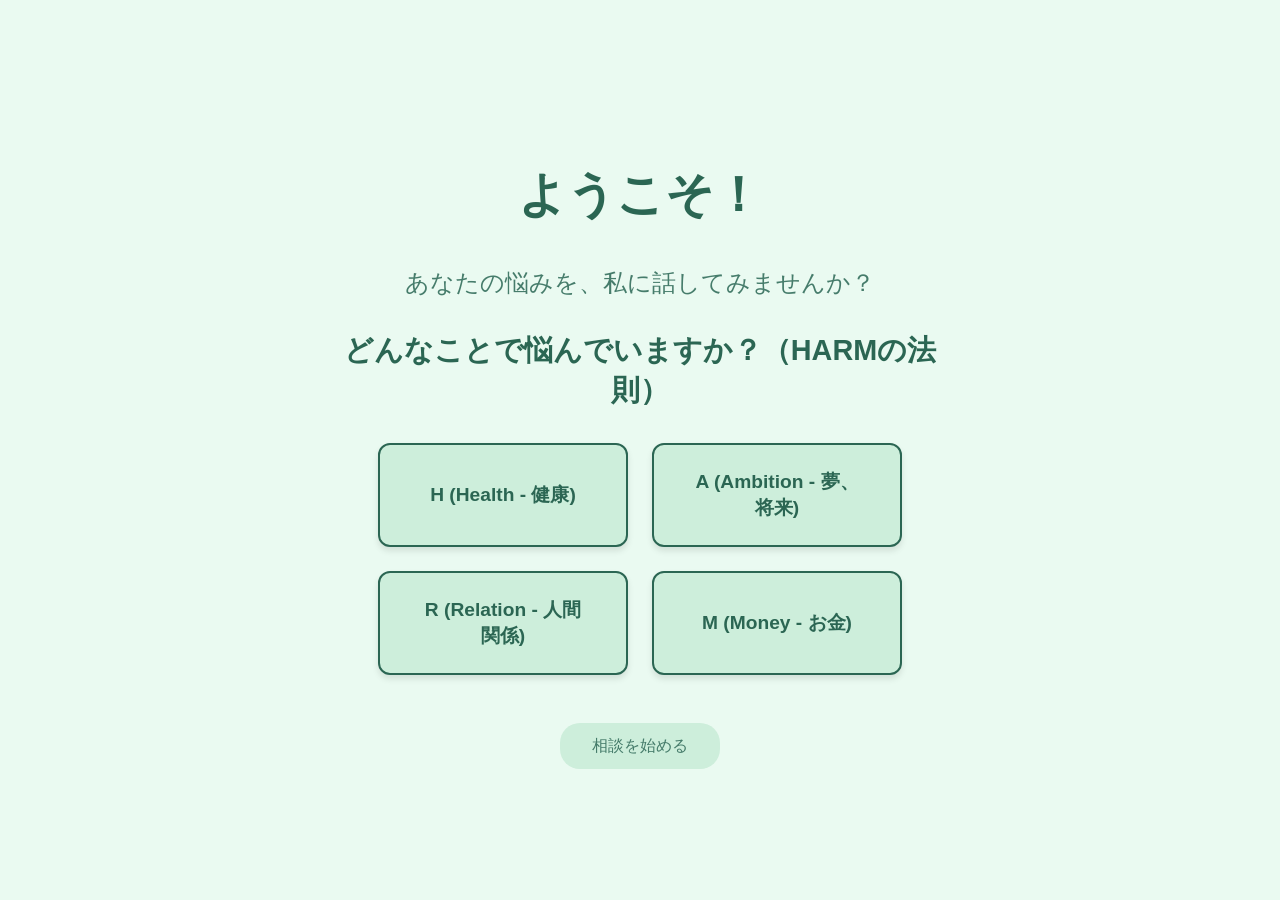
<file: index.html>
<!DOCTYPE html>
<html lang="ja">
<head>
    <meta charset="UTF-8">
    <meta name="viewport" content="width=device-width, initial-scale=1.0">
    <title>新しい全肯定チャット</title>
    <link rel="stylesheet" href="style.css">
    <style>
        /* 追加のスタイル */
        .container {
            display: flex;
            flex-direction: column;
            align-items: center;
            justify-content: center;
            height: 100vh;
            padding: 2rem;
            text-align: center;
        }

        .container h1 {
            font-size: 3rem;
            color: #2b6653;
            margin-bottom: 1rem;
        }

        .container p {
            font-size: 1.5rem;
            color: #467c6b;
            margin-bottom: 2rem;
        }

        .container .input-group {
            width: 100%;
            max-width: 600px;
        }

        /* 選択肢の色が変わるアニメーションを追加 */
        body {
            transition: background-color 0.5s ease;
        }

        .category-label {
            font-size: 1.8rem;
            font-weight: bold;
            color: #2b6653;
            margin-bottom: 2rem;
        }

        .category-buttons {
            display: flex;
            flex-wrap: wrap;
            justify-content: center;
            gap: 1.5rem;
        }

        .category-buttons button {
            background-color: #cdeedb;
            color: #2b6653;
            border: 2px solid #2b6653;
            padding: 1.5rem 2.5rem;
            border-radius: 12px;
            font-size: 1.2rem;
            font-weight: bold;
            cursor: pointer;
            transition: background-color 0.3s ease, transform 0.2s ease;
            box-shadow: 0 4px 6px rgba(0, 0, 0, 0.1);
            flex-grow: 1;
            max-width: 250px;
        }

        .category-buttons button:hover {
            background-color: #2b6653;
            color: white;
            transform: translateY(-3px);
            box-shadow: 0 6px 8px rgba(0, 0, 0, 0.15);
        }
        
        /* 選択されたボタンのスタイル */
        .category-buttons button.selected {
            background-color: #2b6653;
            color: white;
        }

        #start-chat-button {
            background-color: #cdeedb; /* デフォルトの色を薄い緑に */
            color: #467c6b; /* デフォルトの色を濃い緑に */
            border: none;
            padding: 0.8rem 2rem;
            border-radius: 20px;
            font-size: 1rem;
            cursor: not-allowed; /* 初期状態ではクリック不可に見せる */
            transition: background-color 0.3s ease, color 0.3s ease, transform 0.3s ease;
            margin-top: 3rem;
        }

        #start-chat-button.active {
            background-color: #2b6653; /* 選択後の色を濃い緑に */
            color: white;
            cursor: pointer;
        }

        #start-chat-button.active:hover {
            background-color: #1e4d3f;
            transform: scale(1.05);
        }
    </style>
</head>
<body>
    <div class="container">
        <h1>ようこそ！</h1>
        <p>あなたの悩みを、私に話してみませんか？</p>

        <div class="input-group">
            <div id="category-label" class="category-label">どんなことで悩んでいますか？（HARMの法則）</div>
            <div class="category-buttons">
                <button class="category-button" data-value="health">H (Health - 健康)</button>
                <button class="category-button" data-value="ambition">A (Ambition - 夢、将来)</button>
                <button class="category-button" data-value="relation">R (Relation - 人間関係)</button>
                <button class="category-button" data-value="money">M (Money - お金)</button>
            </div>
        </div>
        <button id="start-chat-button">相談を始める</button>
    </div>

    <script>
        const body = document.body;
        const startButton = document.getElementById('start-chat-button');
        const categoryButtons = document.querySelectorAll('.category-button');

        const colors = {
            'default': '#eafaf1',
            'health': '#fff3f3', /* ★修正: 健康の背景色をより見やすく */
            'ambition': '#f3f3ff', /* ★修正: 夢の背景色をより見やすく */
            'relation': '#f3f3f3', /* ★修正: 人間関係の背景色をより見やすく */
            'money': '#fffaf3' /* ★修正: お金の背景色をより見やすく */
        };

        let selectedCategory = null;

        categoryButtons.forEach(button => {
            button.addEventListener('click', () => {
                // すでに選択されているボタンがあれば、スタイルをリセット
                categoryButtons.forEach(btn => btn.classList.remove('selected'));
                
                // 新しいボタンに「選択済み」スタイルを追加
                button.classList.add('selected');
                
                // 選択されたカテゴリを保存
                selectedCategory = button.dataset.value;

                // 背景色を変更
                body.style.backgroundColor = colors[selectedCategory];

                // ★追加: 選択が完了したら、ボタンをアクティブにする
                startButton.classList.add('active');
            });
        });

        // ボタンクリックでページ遷移
        startButton.addEventListener('click', () => {
            if (!selectedCategory) {
                alert('悩みのカテゴリを選択してください！');
                return;
            }
            window.location.href = `chat.html?category=${encodeURIComponent(selectedCategory)}`;
        });
    </script>
</body>
</html>
</file>
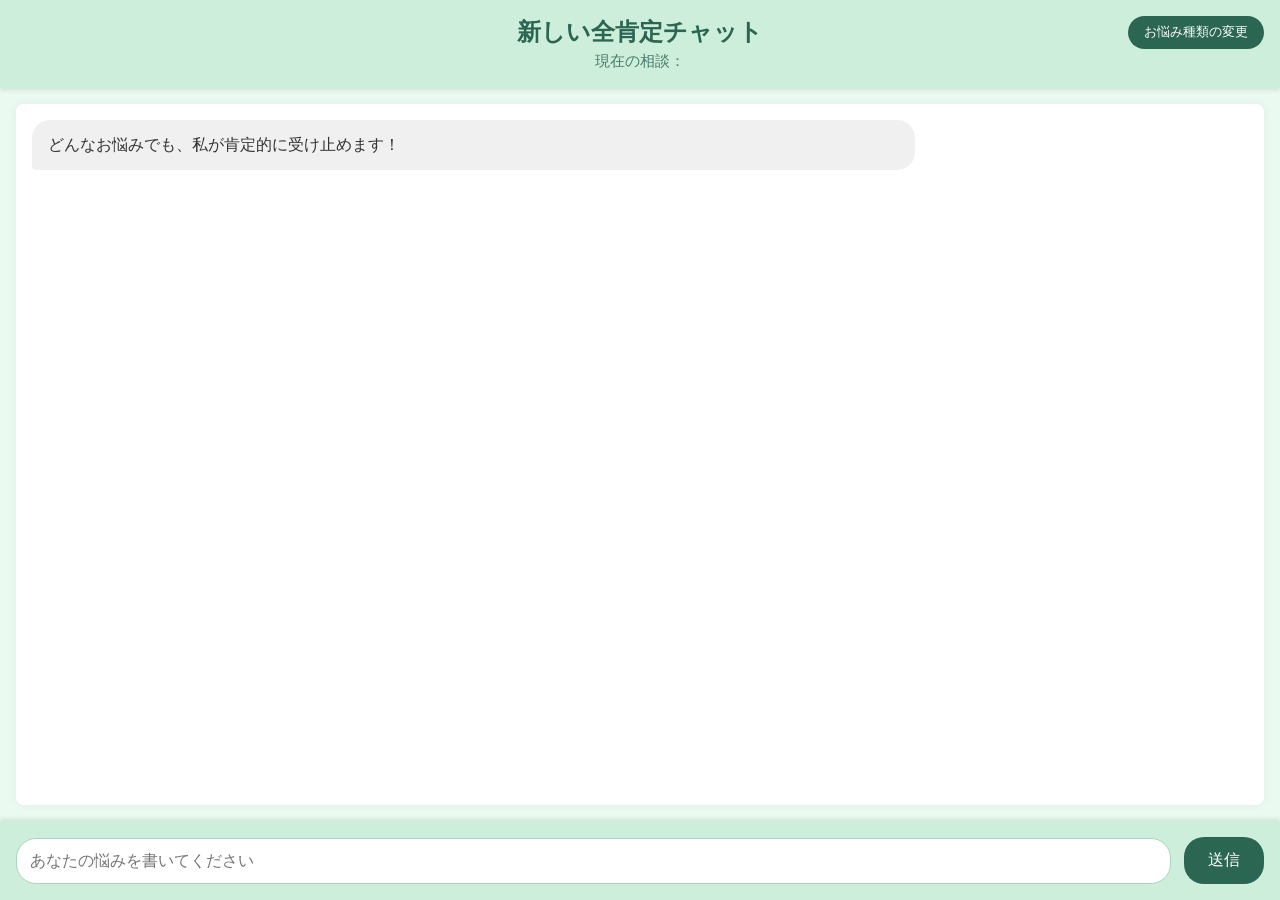
<file: chat.html>
<!DOCTYPE html>
<html lang="ja">
<head>
    <meta charset="UTF-8">
    <meta name="viewport" content="width=device-width, initial-scale=1.0">
    <title>新しい全肯定チャット</title>
    <link rel="stylesheet" href="style.css">
    <style>
        /* 新しい要素のスタイルを追加 */
        #change-category-button {
            background-color: #2b6653;
            color: white;
            border: none;
            padding: 0.5rem 1rem;
            border-radius: 20px;
            font-size: 0.8rem;
            cursor: pointer;
            margin-bottom: 1rem;
            transition: background-color 0.3s ease;
            position: absolute;
            top: 1rem;
            right: 1rem;
        }

        #change-category-button:hover {
            background-color: #1e4d3f;
        }

        #category-selection-modal {
            position: fixed;
            top: 0;
            left: 0;
            width: 100%;
            height: 100%;
            background-color: rgba(0, 0, 0, 0.5);
            display: none;
            justify-content: center;
            align-items: center;
            z-index: 1000;
        }

        #category-selection-modal.active {
            display: flex;
        }

        .modal-content {
            background-color: white;
            padding: 2rem;
            border-radius: 12px;
            text-align: center;
            box-shadow: 0 4px 8px rgba(0, 0, 0, 0.2);
            position: relative;
        }
        
        .modal-content .category-label {
            font-size: 1.5rem;
            color: #2b6653;
            margin-bottom: 1.5rem;
        }
        
        .modal-content .category-buttons {
            display: flex;
            flex-direction: column;
            gap: 1rem;
        }

        .modal-content .category-buttons button {
            background-color: #cdeedb;
            color: #2b6653;
            border: 2px solid #2b6653;
            padding: 1rem 2rem;
            border-radius: 12px;
            font-size: 1rem;
            font-weight: bold;
            cursor: pointer;
            transition: background-color 0.3s ease;
        }

        .modal-content .category-buttons button:hover,
        .modal-content .category-buttons button.selected {
            background-color: #2b6653;
            color: white;
        }

        #close-modal {
            position: absolute;
            top: 0.5rem;
            right: 0.5rem;
            font-size: 1.5rem;
            cursor: pointer;
            color: #888;
        }
    </style>
</head>
<body>
    <header>
        <h1>新しい全肯定チャット</h1>
        <p id="current-category">現在の相談：</p>
    </header>

    <main id="chat-area"></main>

    <form id="chat-form">
        <input type="text" id="user-input" placeholder="あなたの悩みを書いてください" required />
        <button type="submit">送信</button>
    </form>

    <button id="change-category-button">お悩み種類の変更</button>

    <div id="category-selection-modal">
        <div class="modal-content">
            <span id="close-modal">&times;</span>
            <div class="category-label">どんなことで悩んでいますか？（HARMの法則）</div>
            <div class="category-buttons">
                <button class="modal-button" data-value="health">H (Health - 健康)</button>
                <button class="modal-button" data-value="ambition">A (Ambition - 夢、将来)</button>
                <button class="modal-button" data-value="relation">R (Relation - 人間関係)</button>
                <button class="modal-button" data-value="money">M (Money - お金)</button>
            </div>
        </div>
    </div>
    <script src="config.js"></script>
    <script src="script.js"></script>
</body>
</html>
</file>
<file: style.css>
@charset "utf-8";

/*全体のスタイル*/
body {
    font-family: "Hiragino kaku Gothic ProN", Meiryo, sans-serif;
    background-color: #eafaf1; /* ミントグリーン */
    color: #333;
    margin: 0;
    padding: 0;
    display: flex;
    flex-direction: column;
    height: 100vh;
}

/* ヘッダー */
header {
    background-color: #cdeedb;
    padding: 1rem;
    text-align: center;
    box-shadow: 0 2px 4px rgba(0, 0, 0, 0.1);
}

header h1 {
    margin: 0;
    font-size: 1.5rem;
    color: #2b6653;
}

header p {
    margin: 0.2rem 0 0;
    font-size: 0.95rem;
    color: #467c6b;
}

/* チャットエリアのスタイル (追加) */
main#chat-area {
    flex-grow: 1; /* 残りのスペースを全て占有 */
    padding: 1rem;
    overflow-y: auto; /* メッセージが増えたらスクロール */
    background-color: #ffffff;
    border-radius: 8px;
    margin: 1rem;
    box-shadow: 0 0 10px rgba(0, 0, 0, 0.05);
}

/* メッセージのスタイル (追加) */
.message {
    max-width: 70%;
    padding: 0.8rem 1rem;
    border-radius: 18px;
    margin-bottom: 0.8rem;
    line-height: 1.5;
    word-wrap: break-word; /* 長い単語でも折り返す */
}

.message.user {
    background-color: #d1e7dd; /* ユーザーのメッセージは薄い緑 */
    color: #333;
    margin-left: auto; /* 右寄せ */
    border-bottom-right-radius: 4px; /* 角を少しだけ変える */
}

.message.bot {
    background-color: #f0f0f0; /* ボットのメッセージは薄いグレー */
    color: #333;
    margin-right: auto; /* 左寄せ */
    border-bottom-left-radius: 4px; /* 角を少しだけ変える */
}

/* フォームのスタイル (追加) */
form#chat-form {
    display: flex;
    padding: 1rem;
    background-color: #cdeedb;
    box-shadow: 0 -2px 4px rgba(0, 0, 0, 0.1);
    align-items: center;
}

form#chat-form input[type="text"] {
    flex-grow: 1;
    padding: 0.8rem;
    border: 1px solid #a8d5c0;
    border-radius: 20px;
    font-size: 1rem;
    outline: none;
    margin-right: 0.8rem;
}

form#chat-form button[type="submit"] {
    background-color: #2b6653;
    color: white;
    border: none;
    padding: 0.8rem 1.5rem;
    border-radius: 20px;
    font-size: 1rem;
    cursor: pointer;
    transition: background-color 0.3s ease;
}

form#chat-form button[type="submit"]:hover {
    background-color: #1e4d3f;
}
</file>
